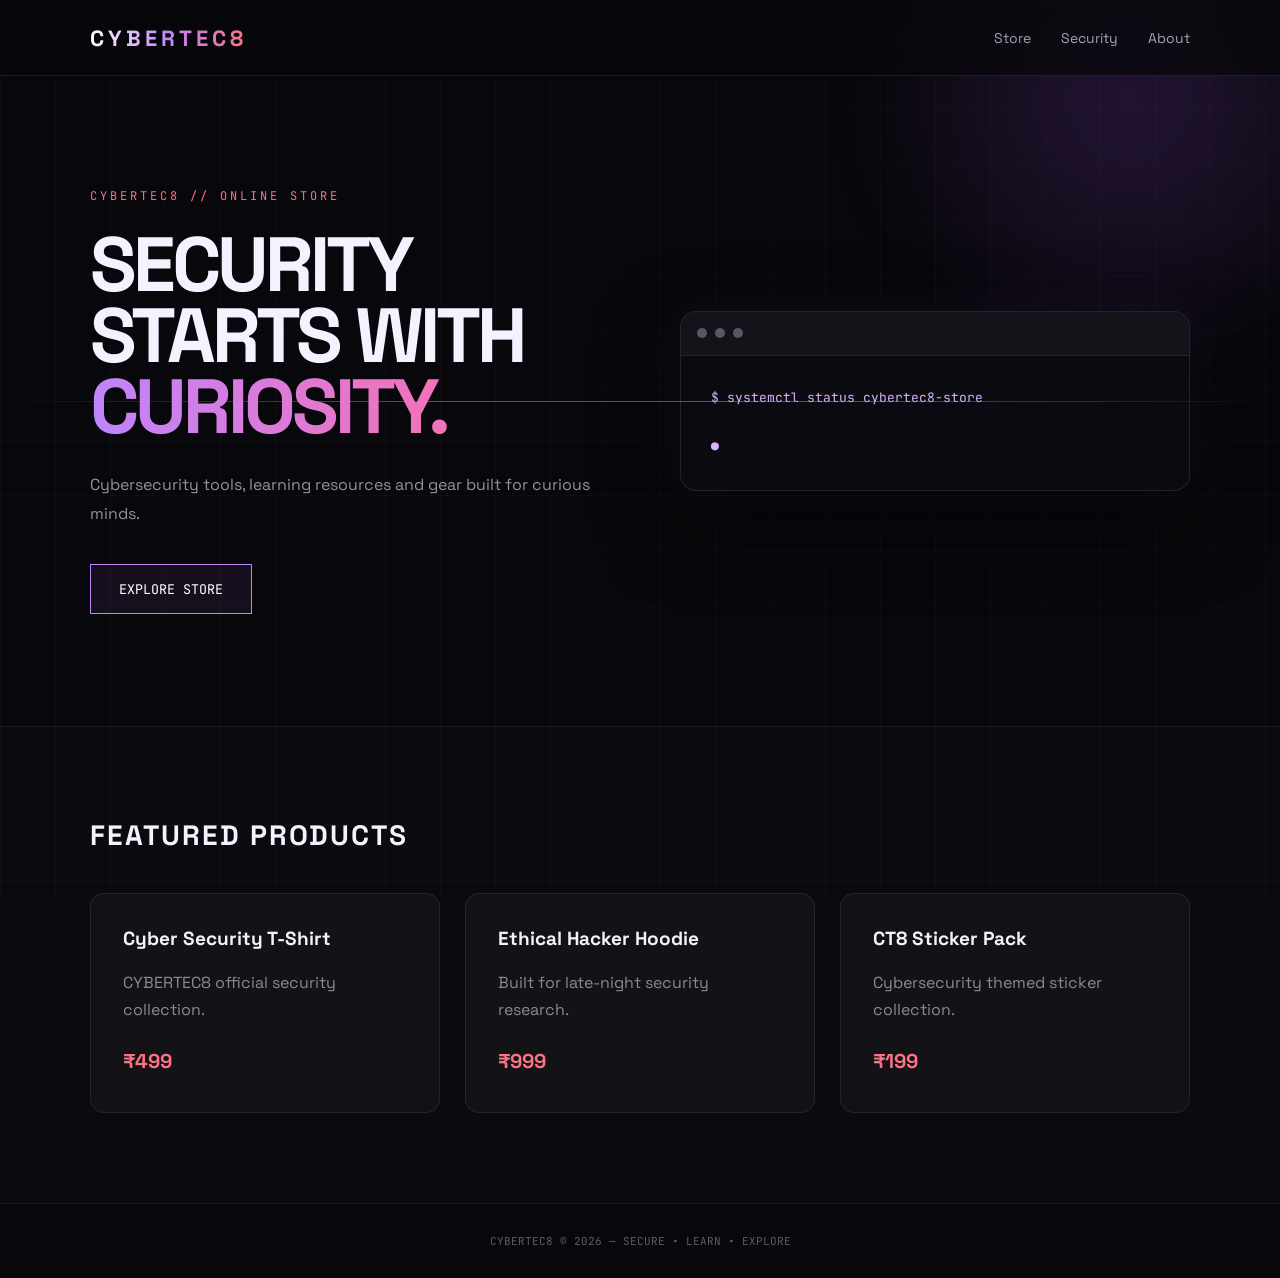
<file: templates/index.html>
<!DOCTYPE html>
<html lang="en">
<head>
    <meta charset="UTF-8">
    <meta name="viewport" content="width=device-width, initial-scale=1.0">
    <title>Cybertec8 Store</title>
    <link rel="stylesheet" href="/static/style.css">
</head>

<body>

<header>
    <div class="logo">CYBERTEC8</div>
    <nav>
        <a href="/">Store</a>
        <a href="#">Security</a>
        <a href="#">About</a>
    </nav>
</header>

<section class="hero">
    <div>
        <p class="tag">CYBERTEC8 // ONLINE STORE</p>

        <h1>
            SECURITY<br>
            STARTS WITH<br>
            <span>CURIOSITY.</span>
        </h1>

        <p class="description">
            Cybersecurity tools, learning resources and gear
            built for curious minds.
        </p>

        <button>EXPLORE STORE</button>
    </div>

    <div class="terminal">
        <div class="terminal-top">
            <span></span>
            <span></span>
            <span></span>
        </div>

        <pre>
$ systemctl status cybertec8-store

● cybertec8-store
  Active: running

Environment: production
Version: 2.4.1

Security status: NORMAL
        </pre>
    </div>
</section>

<section class="products">

    <h2>FEATURED PRODUCTS</h2>

    <div class="product-grid">

        <div class="card">
            <h3>Cyber Security T-Shirt</h3>
            <p>CYBERTEC8 official security collection.</p>
            <strong>₹499</strong>
        </div>

        <div class="card">
            <h3>Ethical Hacker Hoodie</h3>
            <p>Built for late-night security research.</p>
            <strong>₹999</strong>
        </div>

        <div class="card">
            <h3>CT8 Sticker Pack</h3>
            <p>Cybersecurity themed sticker collection.</p>
            <strong>₹199</strong>
        </div>

    </div>

</section>

<footer>
    CYBERTEC8 © 2026 — SECURE • LEARN • EXPLORE
</footer>

<script src="/static/js/app.js"></script>

</body>
</html>
</file>
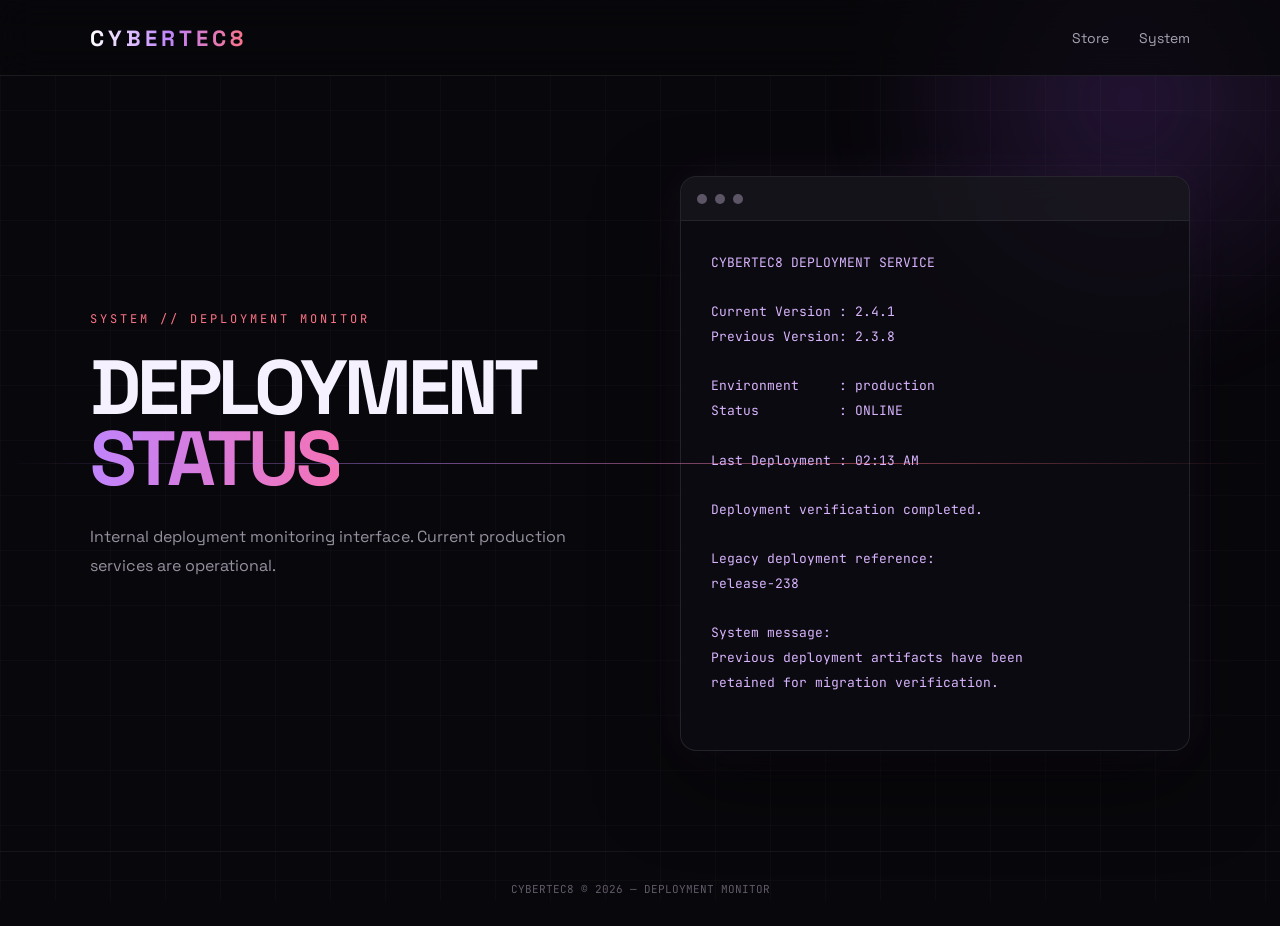
<file: templates/deploy_status.html>
<!DOCTYPE html>
<html lang="en">
<head>
    <meta charset="UTF-8">
    <meta name="viewport" content="width=device-width, initial-scale=1.0">
    <title>Deployment Status | Cybertec8</title>
    <link rel="stylesheet" href="/static/style.css">
</head>

<body>

<header>
    <div class="logo">CYBERTEC8</div>

    <nav>
        <a href="/">Store</a>
        <a href="/deploy-status">System</a>
    </nav>
</header>

<section class="hero">

    <div>

        <p class="tag">SYSTEM // DEPLOYMENT MONITOR</p>

        <h1>
            DEPLOYMENT<br>
            <span>STATUS</span>
        </h1>

        <p class="description">
            Internal deployment monitoring interface.
            Current production services are operational.
        </p>

    </div>

    <div class="terminal">

        <div class="terminal-top">
            <span></span>
            <span></span>
            <span></span>
        </div>

        <pre>
CYBERTEC8 DEPLOYMENT SERVICE

Current Version : 2.4.1
Previous Version: 2.3.8

Environment     : production
Status          : ONLINE

Last Deployment : 02:13 AM

Deployment verification completed.

Legacy deployment reference:
release-238

System message:
Previous deployment artifacts have been
retained for migration verification.
        </pre>

    </div>

</section>

<footer>
    CYBERTEC8 © 2026 — DEPLOYMENT MONITOR
</footer>

</body>
</html>
</file>
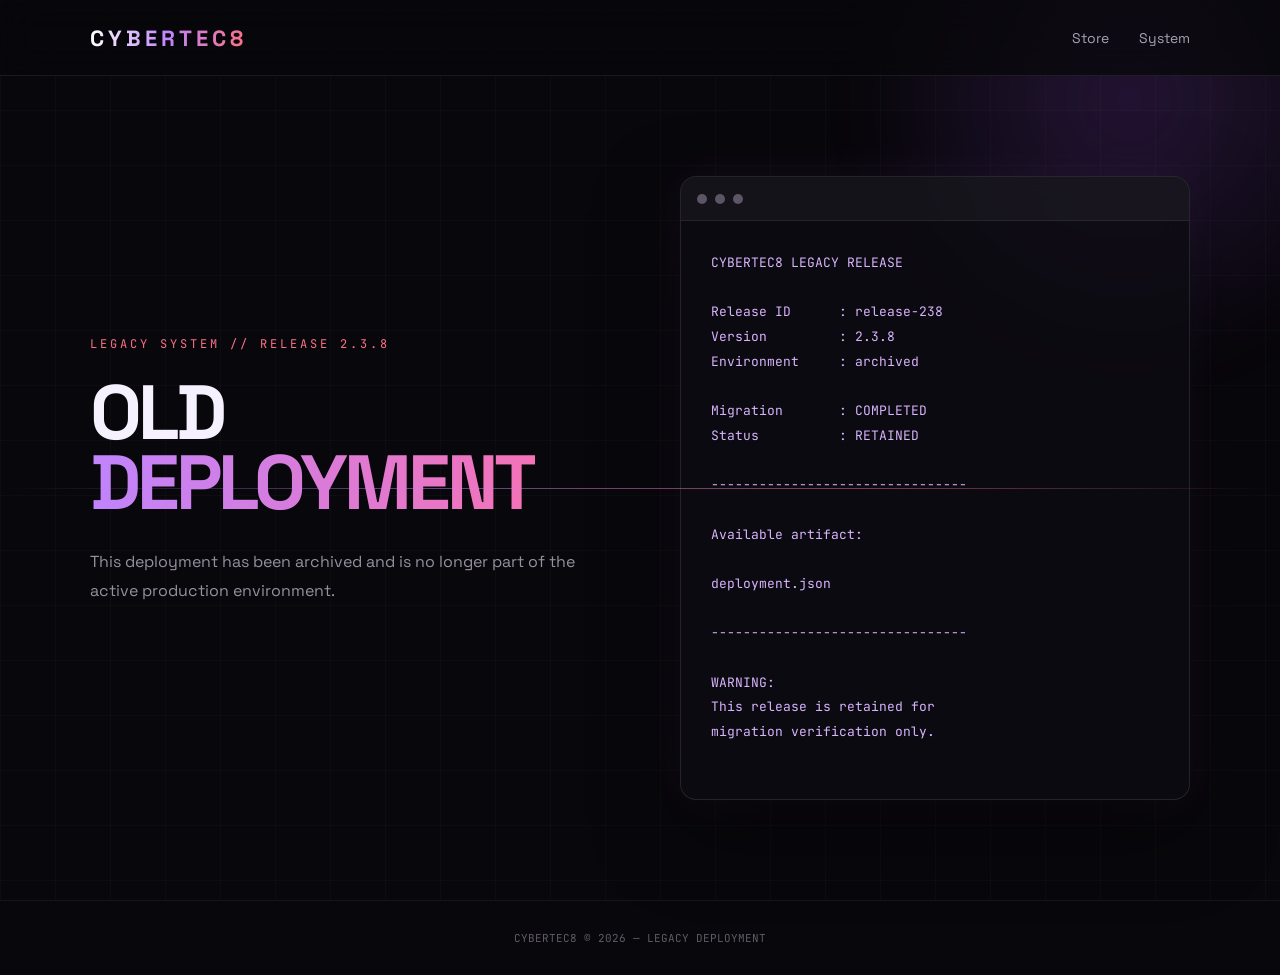
<file: templates/legacy_release.html>
<!DOCTYPE html>
<html lang="en">
<head>
    <meta charset="UTF-8">
    <meta name="viewport" content="width=device-width, initial-scale=1.0">

    <title>Legacy Release | Cybertec8</title>

    <link rel="stylesheet" href="/static/style.css">
</head>

<body>

<header>

    <div class="logo">CYBERTEC8</div>

    <nav>
        <a href="/">Store</a>
        <a href="/deploy-status">System</a>
    </nav>

</header>


<section class="hero">

    <div>

        <p class="tag">
            LEGACY SYSTEM // RELEASE 2.3.8
        </p>

        <h1>
            OLD<br>
            <span>DEPLOYMENT</span>
        </h1>

        <p class="description">
            This deployment has been archived and is no longer
            part of the active production environment.
        </p>

    </div>


    <div class="terminal">

        <div class="terminal-top">
            <span></span>
            <span></span>
            <span></span>
        </div>

        <pre>
CYBERTEC8 LEGACY RELEASE

Release ID      : release-238
Version         : 2.3.8
Environment     : archived

Migration       : COMPLETED
Status          : RETAINED

--------------------------------

Available artifact:

deployment.json

--------------------------------

WARNING:
This release is retained for
migration verification only.
        </pre>

    </div>

</section>


<footer>

    CYBERTEC8 © 2026 — LEGACY DEPLOYMENT

</footer>

</body>
</html>
</file>
<file: static/style.css>
@import url('https://fonts.googleapis.com/css2?family=Space+Grotesk:wght@400;500;600;700&family=JetBrains+Mono:wght@400;500;600&display=swap');

* {
    margin: 0;
    padding: 0;
    box-sizing: border-box;
}

html {
    scroll-behavior: smooth;
}

body {
    background: #08070b;
    color: #f5f1ff;
    font-family: "Space Grotesk", sans-serif;
    overflow-x: hidden;
}

/* =========================
   ANIMATED BACKGROUND
   ========================= */

body::before {
    content: "";
    position: fixed;
    inset: 0;
    z-index: -3;

    background-image:
        linear-gradient(rgba(255,255,255,0.025) 1px, transparent 1px),
        linear-gradient(90deg, rgba(255,255,255,0.025) 1px, transparent 1px);

    background-size: 55px 55px;

    animation: gridMove 18s linear infinite;
}

@keyframes gridMove {
    from {
        background-position: 0 0;
    }

    to {
        background-position: 55px 55px;
    }
}

/* purple glow */

body::after {
    content: "";
    position: fixed;
    width: 600px;
    height: 600px;
    top: -200px;
    right: -150px;
    background: radial-gradient(
        circle,
        rgba(168, 85, 247, 0.18),
        transparent 65%
    );
    filter: blur(30px);
    z-index: -2;
    animation: glowMove 8s ease-in-out infinite alternate;
}

@keyframes glowMove {
    from {
        transform: translate(0, 0);
    }

    to {
        transform: translate(-120px, 100px);
    }
}

/* =========================
   HEADER
   ========================= */

header {
    height: 76px;
    padding: 0 7%;

    display: flex;
    align-items: center;
    justify-content: space-between;

    background: rgba(8, 7, 11, 0.72);
    backdrop-filter: blur(18px);

    border-bottom: 1px solid rgba(255,255,255,0.08);

    position: sticky;
    top: 0;
    z-index: 100;
}

.logo {
    font-size: 22px;
    font-weight: 700;
    letter-spacing: 4px;

    background: linear-gradient(
        90deg,
        #ffffff,
        #c084fc,
        #fb7185
    );

    -webkit-background-clip: text;
    -webkit-text-fill-color: transparent;
}

nav {
    display: flex;
    gap: 30px;
}

nav a {
    color: #a7a2b2;
    text-decoration: none;
    font-size: 14px;
    transition: 0.3s;
}

nav a:hover {
    color: #ffffff;
}

/* =========================
   HERO
   ========================= */

.hero {
    min-height: 650px;

    padding: 100px 7%;

    display: grid;
    grid-template-columns: 1fr 1fr;
    align-items: center;
    gap: 80px;

    position: relative;
}

/* scan line */

.hero::after {
    content: "";
    position: absolute;
    left: 0;
    right: 0;
    height: 1px;

    background: linear-gradient(
        90deg,
        transparent,
        #c084fc,
        #fb7185,
        transparent
    );

    opacity: 0.5;

    animation: scan 6s linear infinite;
}

@keyframes scan {
    0% {
        top: 10%;
    }

    100% {
        top: 90%;
    }
}

.tag {
    color: #fb7185;
    font-family: "JetBrains Mono", monospace;
    font-size: 12px;
    letter-spacing: 3px;
    margin-bottom: 25px;
}

.hero h1 {
    font-size: clamp(50px, 6vw, 86px);
    line-height: 0.92;
    letter-spacing: -4px;
    margin-bottom: 30px;
}

.hero h1 span {
    background: linear-gradient(
        90deg,
        #c084fc,
        #f472b6,
        #fb7185
    );

    -webkit-background-clip: text;
    -webkit-text-fill-color: transparent;

    background-size: 200%;

    animation: gradientText 4s ease infinite;
}

@keyframes gradientText {
    0% {
        background-position: 0%;
    }

    50% {
        background-position: 100%;
    }

    100% {
        background-position: 0%;
    }
}

.description {
    max-width: 520px;
    color: #96909f;
    line-height: 1.8;
    font-size: 16px;
    margin-bottom: 35px;
}

/* =========================
   BUTTON
   ========================= */

button {
    padding: 15px 28px;

    border: 1px solid #c084fc;
    background: rgba(192, 132, 252, 0.08);

    color: #ffffff;

    font-family: "JetBrains Mono", monospace;

    cursor: pointer;

    transition: 0.3s;
}

button:hover {
    background: #c084fc;
    color: #0b0710;

    box-shadow:
        0 0 20px rgba(192, 132, 252, 0.4),
        0 0 50px rgba(192, 132, 252, 0.15);

    transform: translateY(-3px);
}

/* =========================
   TERMINAL
   ========================= */

.terminal {
    position: relative;

    background: rgba(14, 12, 19, 0.78);

    border: 1px solid rgba(255,255,255,0.1);

    border-radius: 16px;

    overflow: hidden;

    backdrop-filter: blur(15px);

    box-shadow:
        0 30px 80px rgba(0,0,0,0.5),
        0 0 50px rgba(192,132,252,0.08);

    animation: terminalFloat 5s ease-in-out infinite;
}

@keyframes terminalFloat {
    0%, 100% {
        transform: translateY(0);
    }

    50% {
        transform: translateY(-10px);
    }
}

.terminal-top {
    height: 44px;

    display: flex;
    align-items: center;

    gap: 8px;

    padding: 0 16px;

    background: rgba(255,255,255,0.035);

    border-bottom: 1px solid rgba(255,255,255,0.07);
}

.terminal-top span {
    width: 10px;
    height: 10px;
    border-radius: 50%;

    background: #5c5566;
}

.terminal pre {
    padding: 30px;

    font-family: "JetBrains Mono", monospace;

    color: #d8b4fe;

    line-height: 1.9;

    font-size: 13px;
}

/* =========================
   PRODUCTS
   ========================= */

.products {
    padding: 90px 7%;

    background: rgba(255,255,255,0.015);

    border-top: 1px solid rgba(255,255,255,0.06);
}

.products h2 {
    font-size: 28px;
    letter-spacing: 2px;
    margin-bottom: 40px;
}

.product-grid {
    display: grid;
    grid-template-columns: repeat(3, 1fr);
    gap: 25px;
}

.card {
    position: relative;

    padding: 32px;

    min-height: 220px;

    background: rgba(255,255,255,0.035);

    border: 1px solid rgba(255,255,255,0.08);

    border-radius: 14px;

    backdrop-filter: blur(10px);

    overflow: hidden;

    transition: 0.4s;
}

.card::before {
    content: "";

    position: absolute;

    width: 150px;
    height: 150px;

    background: #c084fc;

    filter: blur(90px);

    opacity: 0;

    right: -70px;
    top: -70px;

    transition: 0.4s;
}

.card:hover {
    transform: translateY(-10px);

    border-color: rgba(192,132,252,0.45);

    box-shadow:
        0 20px 50px rgba(0,0,0,0.4),
        0 0 30px rgba(192,132,252,0.08);
}

.card:hover::before {
    opacity: 0.25;
}

.card h3 {
    position: relative;
    font-size: 19px;
    margin-bottom: 18px;
}

.card p {
    position: relative;
    color: #8e8898;
    line-height: 1.7;
    margin-bottom: 25px;
}

.card strong {
    position: relative;
    color: #fb7185;
    font-size: 20px;
}

/* =========================
   FOOTER
   ========================= */

footer {
    padding: 30px 7%;

    text-align: center;

    color: #615b69;

    font-family: "JetBrains Mono", monospace;

    font-size: 11px;

    border-top: 1px solid rgba(255,255,255,0.06);
}

/* =========================
   MOBILE
   ========================= */

@media (max-width: 850px) {

    .hero {
        grid-template-columns: 1fr;
        padding: 70px 6%;
    }

    .product-grid {
        grid-template-columns: 1fr;
    }

    header {
        padding: 0 5%;
    }

    nav {
        gap: 15px;
    }
}
</file>
